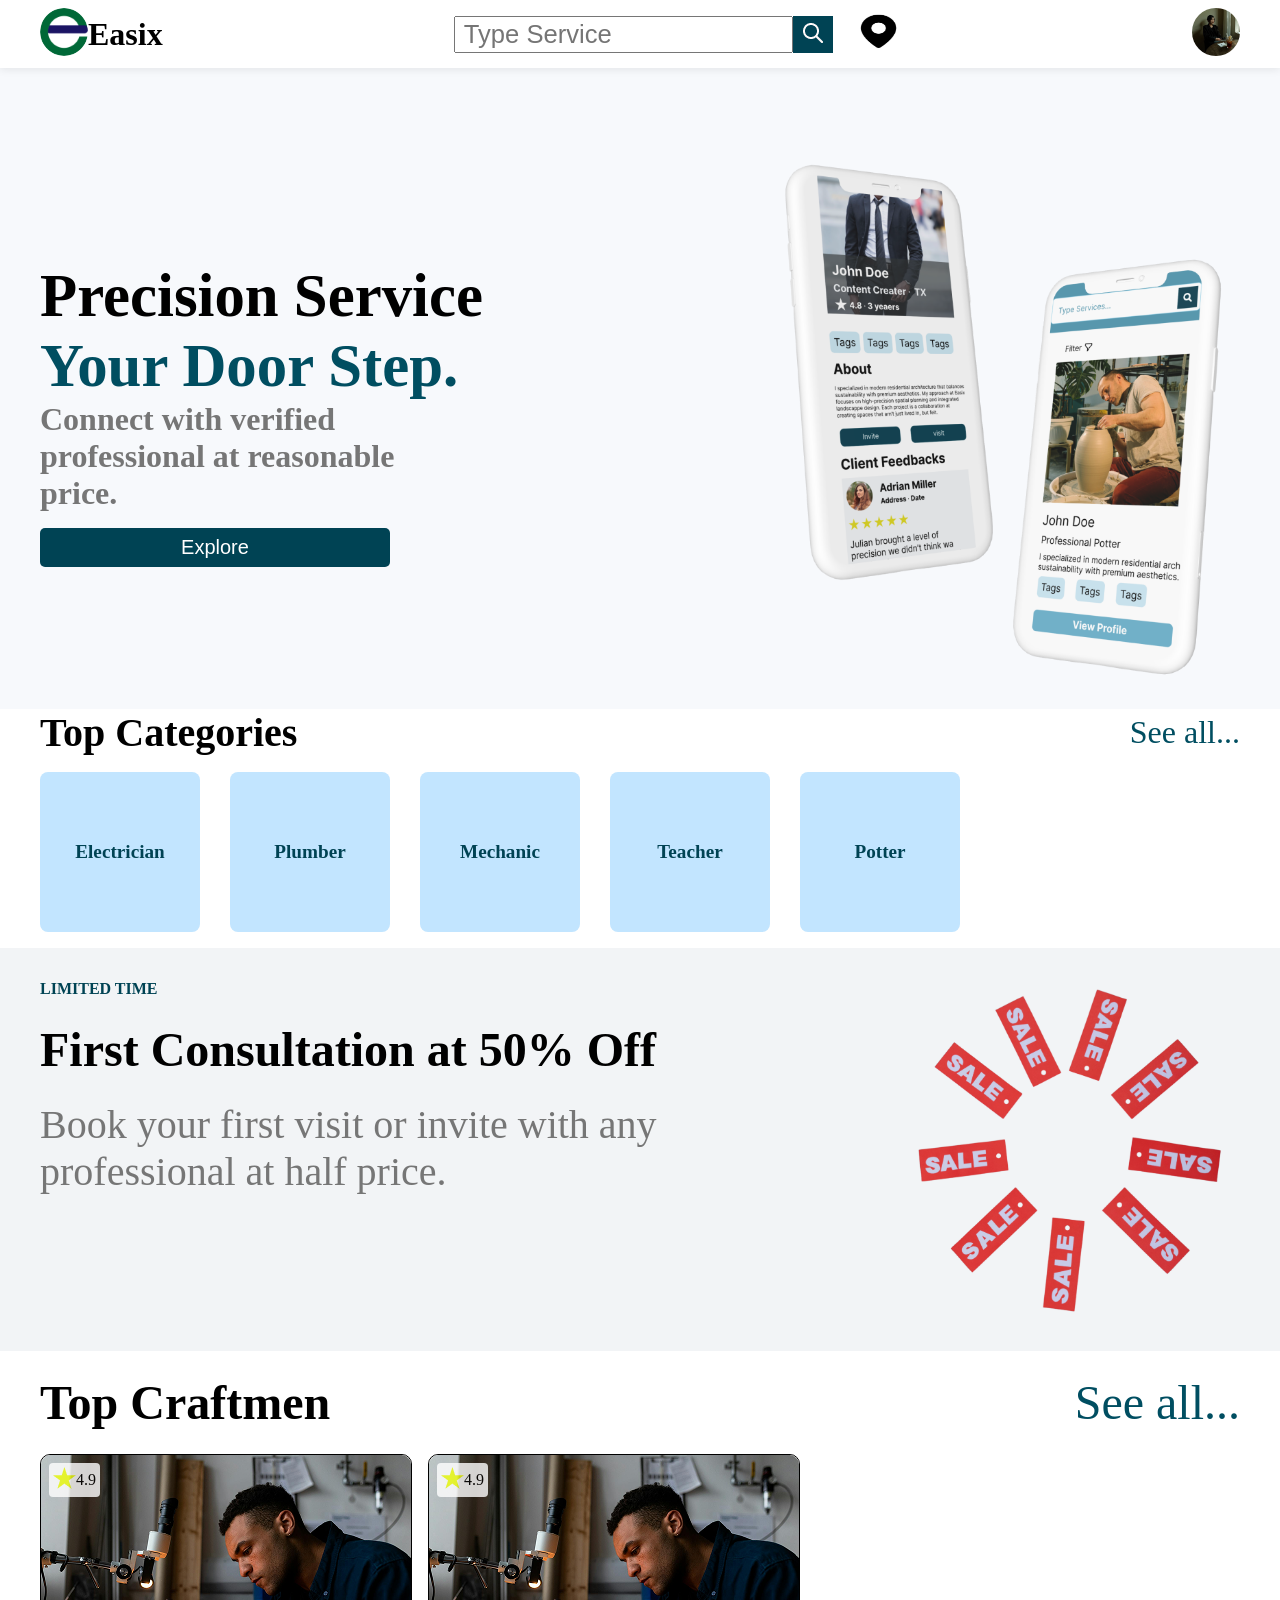
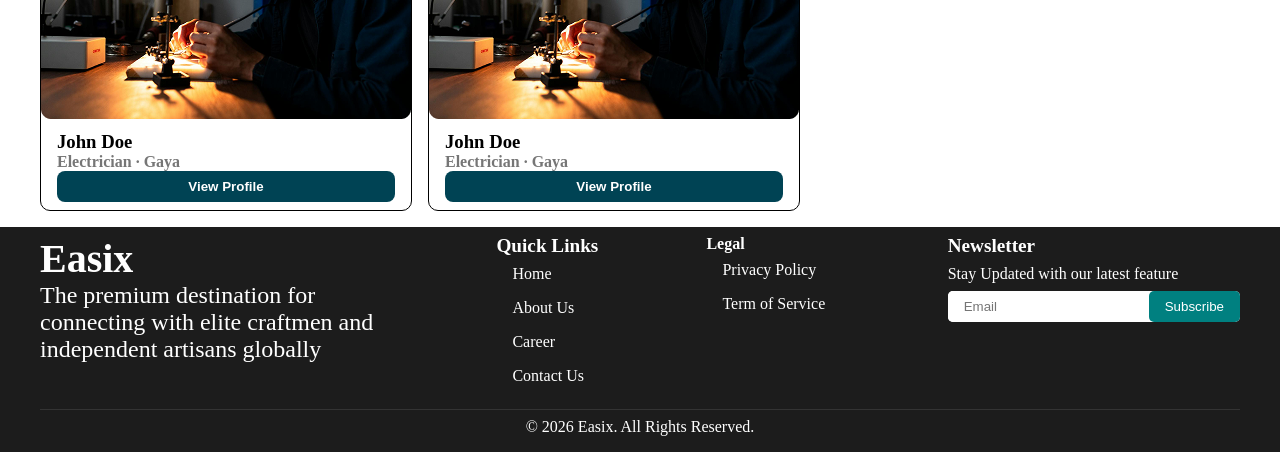
<file: index.html>
<!DOCTYPE html>
<html lang="en">
<head>
    <meta charset="UTF-8">
    <meta name="viewport" content="width=device-width, initial-scale=1.0">
    <title>Home | Easix</title>
    <link rel="stylesheet" href="/styles/index.css">
</head>
<body>
    <header class="header">
        <div class="container1">
            <div class="navbar">
                <div class="logo_title">
                    <div class="logo">
                        <img src="/images/easix.ico" alt="">
                    </div>
                    <div class="title"><h1>Easix</h1></div>
                </div>
                <div class="search_location">
                    <div class="search_form">
                        <input type="text" placeholder="Type Service">
                        <button onclick="window.location.href = '/search.html'"><img src="/images/SearchOutline.png" alt=""></button>
                    </div>
                    <div class="location">
                        <img src="/images/location.png" alt="">
                    </div>
                </div>
                <div class="profile_menu">
                    <div class="profile">
                        <a href="/profile.html"><img src="/images/profile.jpg" alt=""></a>
                    </div>
                </div>
            </div>
        </div>
    </header>
    <div class="hero_section">
        <div class="container1">
            <div class="hero_block">
                <div class="hero_text">
                    <h2>Precision Service <br><span>Your Door Step.</span></h2>
                    <h4>Connect with verified
                        <br>professional at reasonable
                    <br>price.</h4>
                    <div class="explore_button">
                        <button>Explore</button>
                    </div>
                </div>
                <div class="hero_image">
                    <img src="/images/mockup.png" alt="">
                </div>
            </div>
        </div>
    </div>
    <div class="categories">
        <div class="container1">
            <div class="category_title_browse">
                <div class="category_title">
                    <h3>Top Categories</h3>
                </div>
                <div class="browse"><a href="#">See all...</a></div>
            </div>
            <ul class="list">
                <li>Electrician</li>
                <li>Plumber</li>
                <li>Mechanic</li>
                <li>Teacher</li>
                <li>Potter</li>
            </ul>
        </div>
    </div>
    <div class="offer">
        <div class="container1">
            <div class="offer_box_image">
                <div class="offer_box">
                    <h5>LIMITED TIME</h5>
                    <h3>First Consultation at 50% Off</h3>
                    <h4>Book your first visit or invite with any professional at half price.</h4>
                </div>
                <div class="offer_image">
                    <img src="/images/offer.png" alt="">
                </div>
            </div>
        </div>
    </div>
    <div class="top_rated_profile">
        <div class="container1">
            <div class="profile_browse">
                <div class="profile_title">
                    <h3>Top Craftmen</h3>
                    <div class="browse"><a href="#">See all...</a></div>
                </div>
                <div class="profile_detail_container">
                    <div class="profile_card">
                        <div class="rating">
                            <div><img src="/images/Star.png" alt=""></div>
                            <div><p>4.9</p></div> 
                        </div>

                        <div class="profile_image">
                            <img src="/images/top_profile.png" alt="">
                        </div>
                        <div class="profile_text">
                            <h3>John Doe</h3>
                            <h4>Electrician · Gaya</h4>
                            <button>View Profile</button>
                        </div>
                    </div>
                    <div class="profile_card">
                        <div class="rating">
                            <div><img src="/images/Star.png" alt=""></div>
                            <div><p>4.9</p></div> 
                        </div>

                        <div class="profile_image">
                            <img src="/images/top_profile.png" alt="">
                        </div>
                        <div class="profile_text">
                            <h3>John Doe</h3>
                            <h4>Electrician · Gaya</h4>
                            <button>View Profile</button>
                        </div>
                    </div>
                </div>
            </div>
        </div>
    </div>
    <div class="footer_copyright">
        <div class="container1">
            <div class="footer">
                <div class="easix_punch_line">
                    <div class="easix">
                        <h3>Easix</h3>
                    </div>
                    <div class="punch_line">
                        <h5>The premium destination for connecting with elite craftmen and independent artisans globally</h5>
                    </div>
                </div>
                <div class="quick_links">
                    <h5>Quick Links</h5>
                    <ul>
                        <li>Home</li>
                        <li>About Us</li>
                        <li>Career</li>
                        <li>Contact Us</li>
                    </ul>
                </div>
                <div class="privacy_policy">
                    <h5>Legal</h5>
                    <ul>
                        <li>Privacy Policy</li>
                        <li>Term of Service</li>
                    </ul>
                </div>
                <div class="newsletter">
                    <h5>Newsletter</h5>
                    <p>Stay Updated with our latest feature</p>
                    <div class="subscription">
                        <input placeholder="Email" type="text"><button>Subscribe</button>
                    </div>
                </div>
            </div>
            <div class="copyright">
                &copy; 2026 Easix. All Rights Reserved.
            </div>
        </div>
    </div>
</body>
</html>
</file>
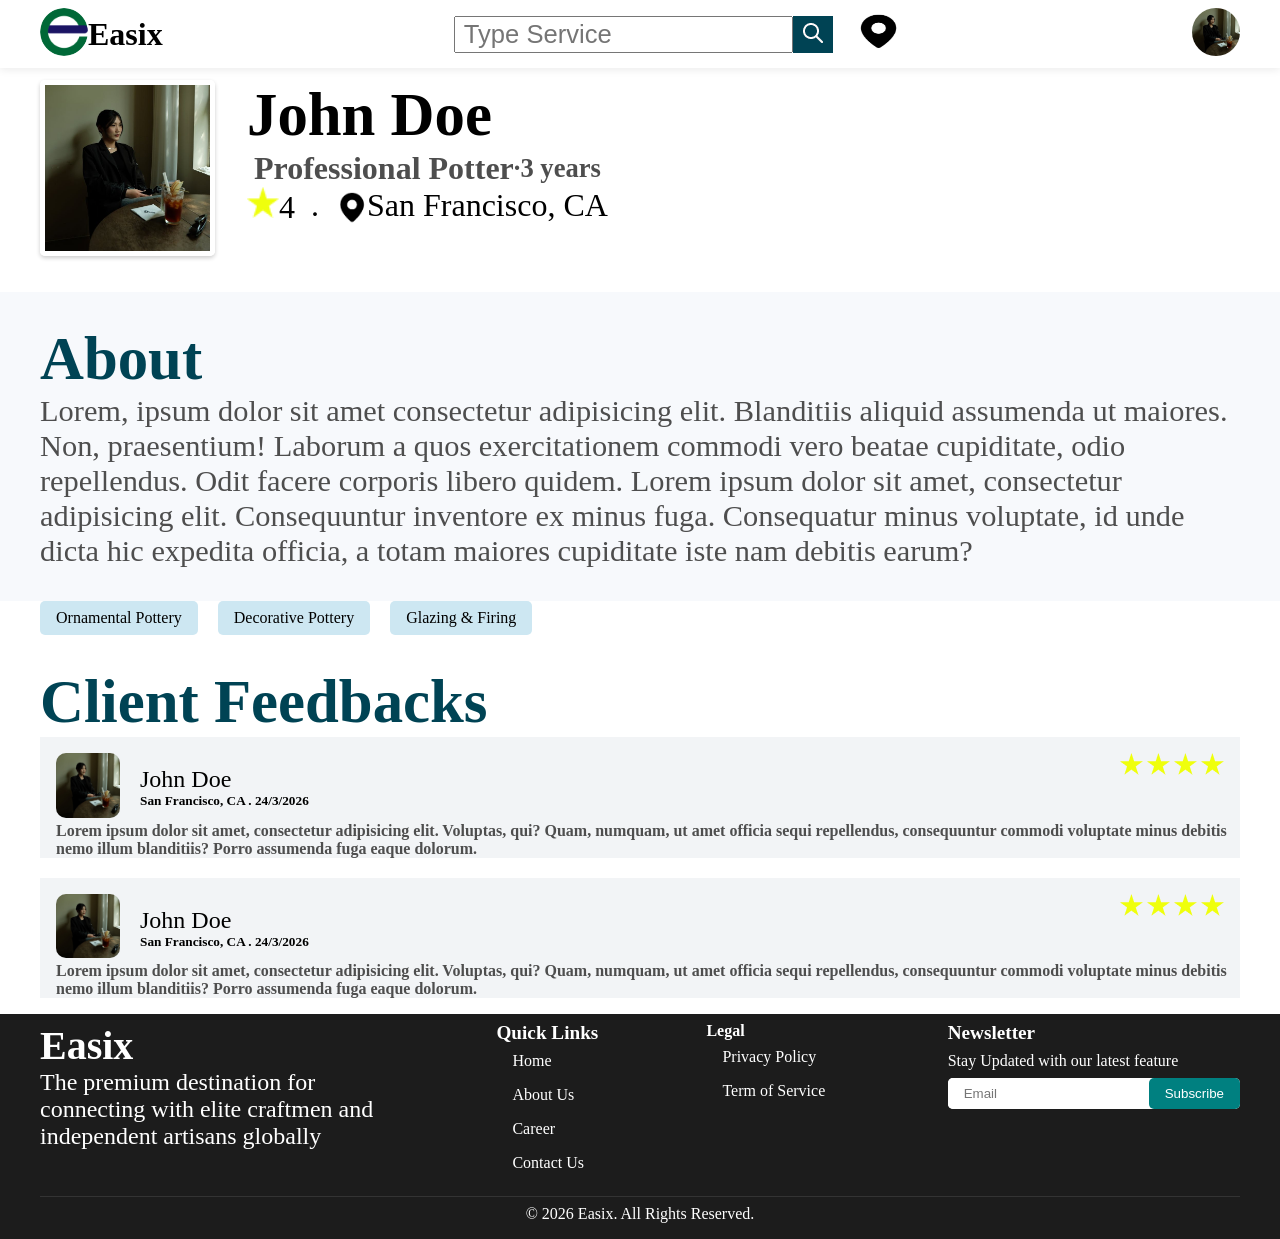
<file: craftmen.html>
<!DOCTYPE html>
<html lang="en">
<head>
    <meta charset="UTF-8">
    <meta name="viewport" content="width=device-width, initial-scale=1.0">
    <title>Craftmen | Easix</title>
    <link rel="stylesheet" href="/styles/craftmen.css">
</head>
<body>
    <header class="header">
        <div class="container1">
            <div class="navbar">
                <div class="logo_title">
                    <div class="logo">
                        <img src="/images/easix.ico" alt="">
                    </div>
                    <div class="title"><h1>Easix</h1></div>
                </div>
                <div class="search_location">
                    <div class="search_form">
                        <input type="text" placeholder="Type Service">
                        <button onclick="window.location.href = '/search.html'"><img src="/images/SearchOutline.png" alt=""></button>
                    </div>
                    <div class="location">
                        <img src="/images/location.png" alt="">
                    </div>
                </div>
                <div class="profile_menu">
                    <div class="profile">
                        <img src="/images/profile.jpg" alt="">
                    </div>
                </div>
            </div>
        </div>
    </header>
    <div class="important_detail">
        <div class="container1">
            <div class="profle_detail_and_image">
                <div class="detail_and_image">
                    <div class="image">
                        <img src="/images/profile.jpg" alt="">
                    </div>
                    <div class="detail">
                        <div class="name">
                            <h2>John Doe</h2>
                        </div>
                        <div class="shop_name_experience">
                            <div class="shop_name">
                                <h4>Professional Potter</h4>
                            </div>
                            <div class="seperator"> <h5>·</h5></div>
                            <div class="experience"><h5>3 years</h5></div>
                        </div>
                        <div class="rating_location">
                            <div class="rating"><img src="/images/Star.png" alt="">4</div>
                            <div class="seperator">.</div>
                            <div class="location">
                                <img src="/images/location.png" alt=""><span>San Francisco, CA</span>
                            </div>
                        </div>
                    </div>
                </div>

            </div>
        </div>
    </div>
    <div class="about">
        <div class="container1">
            <div class="about_title_description">
                <div class="title">
                    <h2>About</h2>
                </div>
                <div class="description">
                    <h4>Lorem, ipsum dolor sit amet consectetur adipisicing elit. Blanditiis aliquid assumenda ut maiores. Non, praesentium! Laborum a quos exercitationem commodi vero beatae cupiditate, odio repellendus. Odit facere corporis libero quidem. Lorem ipsum dolor sit amet, consectetur adipisicing elit. Consequuntur inventore ex minus fuga. Consequatur minus voluptate, id unde dicta hic expedita officia, a totam maiores cupiditate iste nam debitis earum?</h4>
                </div>
            </div>
        </div>
    </div>
    <div class="tags">
        <div class="container1">
            <div class="tag_list">
                <div class="tag_container">
                    <div class="tag">
                        <p>Ornamental Pottery</p>
                    </div>
                    <div class="tag">
                        <p>Decorative Pottery</p>
                    </div>
                    <div class="tag">
                        <p>Glazing &amp; Firing</p>
                    </div>
                </div>
            </div>
        </div>
    </div>
    <div class="client_feedback">
        <div class="container1">
            <div class="feedback_container">
                <div class="title">
                    <h2>Client Feedbacks</h2>
                </div>
                <div class="feedback_list">
                    <div class="feedback">
                        <div class="feedback_brief">
                            <div class="image_name_location_date">
                                <div class="image">
                                    <img src="/images/profile.jpg" alt="">
                                </div>
                                <div class="name_location_date">
                                    <h4>John Doe</h4>
                                    <h5>San Francisco, CA . 24/3/2026</h5>
                                </div>
                            </div>
                            <div class="rating">
                                <img src="/images/Star.png" alt="">
                                <img src="/images/Star.png" alt="">
                                <img src="/images/Star.png" alt="">
                                <img src="/images/Star.png" alt="">
                            </div>
                        </div>
                        <div class="feedback_detail">
                            <h4>
                                Lorem ipsum dolor sit amet, consectetur adipisicing elit. Voluptas, qui? Quam, numquam, ut amet officia sequi repellendus, consequuntur commodi voluptate minus debitis nemo illum blanditiis? Porro assumenda fuga eaque dolorum.
                            </h4>
                        </div>
                    </div>
                    <div class="feedback">
                        <div class="feedback_brief">
                            <div class="image_name_location_date">
                                <div class="image">
                                    <img src="/images/profile.jpg" alt="">
                                </div>
                                <div class="name_location_date">
                                    <h4>John Doe</h4>
                                    <h5>San Francisco, CA . 24/3/2026</h5>
                                </div>
                            </div>
                            <div class="rating">
                                <img src="/images/Star.png" alt="">
                                <img src="/images/Star.png" alt="">
                                <img src="/images/Star.png" alt="">
                                <img src="/images/Star.png" alt="">
                            </div>
                        </div>
                        <div class="feedback_detail">
                            <h4>
                                Lorem ipsum dolor sit amet, consectetur adipisicing elit. Voluptas, qui? Quam, numquam, ut amet officia sequi repellendus, consequuntur commodi voluptate minus debitis nemo illum blanditiis? Porro assumenda fuga eaque dolorum.
                            </h4>
                        </div>
                    </div>
                </div>
            </div>
        </div>
    </div>
    <div class="footer_copyright">
        <div class="container1">
            <div class="footer">
                <div class="easix_punch_line">
                    <div class="easix">
                        <h3>Easix</h3>
                    </div>
                    <div class="punch_line">
                        <h5>The premium destination for connecting with elite craftmen and independent artisans globally</h5>
                    </div>
                </div>
                <div class="quick_links">
                    <h5>Quick Links</h5>
                    <ul>
                        <li>Home</li>
                        <li>About Us</li>
                        <li>Career</li>
                        <li>Contact Us</li>
                    </ul>
                </div>
                <div class="privacy_policy">
                    <h5>Legal</h5>
                    <ul>
                        <li>Privacy Policy</li>
                        <li>Term of Service</li>
                    </ul>
                </div>
                <div class="newsletter">
                    <h5>Newsletter</h5>
                    <p>Stay Updated with our latest feature</p>
                    <div class="subscription">
                        <input placeholder="Email" type="text"><button>Subscribe</button>
                    </div>
                </div>
            </div>
            <div class="copyright">
                &copy; 2026 Easix. All Rights Reserved.
            </div>
        </div>
    </div>

</body>
</html>
</file>
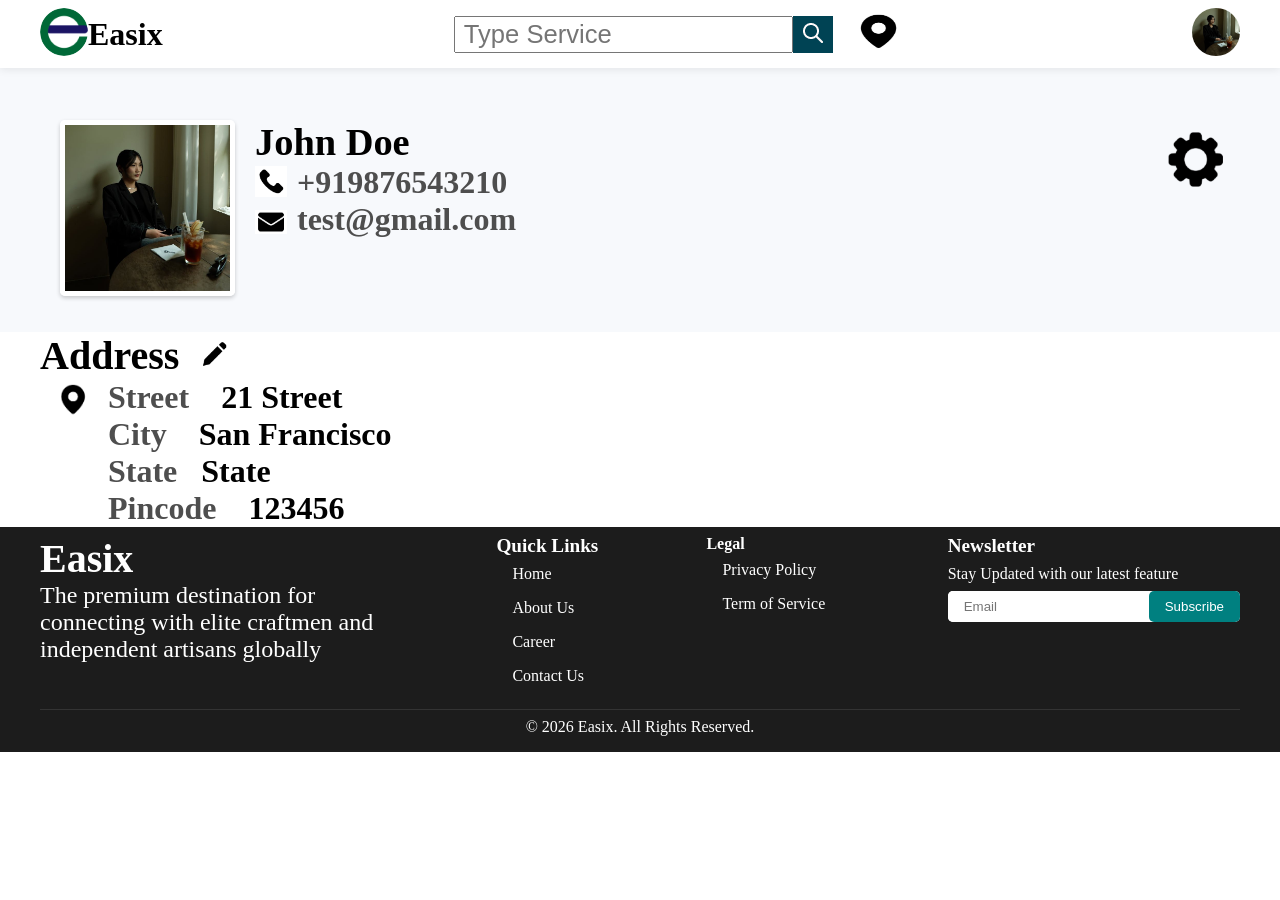
<file: profile.html>
<!DOCTYPE html>
<html lang="en">
<head>
    <meta charset="UTF-8">
    <meta name="viewport" content="width=device-width, initial-scale=1.0">
    <title>Profile | Easix</title>
    <link rel="stylesheet" href="/styles/profile.css">
</head>
<body>
    <header class="header">
        <div class="container1">
            <div class="navbar">
                <div class="logo_title">
                    <div class="logo">
                        <img src="/images/easix.ico" alt="">
                    </div>
                    <div class="title"><h1>Easix</h1></div>
                </div>
                <div class="search_location">
                    <div class="search_form">
                        <input type="text" placeholder="Type Service">
                        <button onclick="window.location.href = '/search.html'"><img src="/images/SearchOutline.png" alt=""></button>
                    </div>
                    <div class="location">
                        <img src="/images/location.png" alt="">
                    </div>
                </div>
                <div class="profile_menu">
                    <div class="profile">
                        <img src="/images/profile.jpg" alt="">
                    </div>
                </div>
            </div>
        </div>
    </header>
    <section class="profile_quick_detail">
        <div class="container1">
            <div class="profile_image_quick_detail">
                <div class="setting_image">
                    <img src="/images/setting.png" alt="">
                </div>
                <div class="profile_image">
                    <img src="/images/profile.jpg" alt="">
                </div>
                <div class="quick_detail">
                    <div class="name">
                        <h2>John Doe</h2>
                    </div>
                    <div class="phone">
                        <div class="phone_icon"><img src="/images/phone.png" alt=""></div>
                        <h4>+919876543210</h4>
                    </div>
                    <div class="email">
                        <div class="email_icon"><img src="/images/email.png" alt=""></div>
                        <h4>test@gmail.com</h4>
                    </div>
                </div>
            </div>
        </div>
    </section>
    <section class="address_block">
        <div class="container1">
            <div class="address_detail">
                <div class="address">
                    <h3>Address</h3>
                    <div class="image">
                        <a href="/profile_edit.html"><img src="/images/edit.png" alt=""></a>
                    </div>
                </div>
                <div class="image_detail">
                    <div class="image"><img src="/images/location.png" alt=""></div>
                    <div class="detail">
                        <h4><span>Street</span> 21 Street</h4>
                        <h4><span>City</span> San Francisco</h4>
                        <h4><span>State</span>State</h4>
                        <h4><span>Pincode</span> 123456</h4>
                    </div>
                </div>
            </div>
        </div>
    </section>
    <div class="footer_copyright">
        <div class="container1">
            <div class="footer">
                <div class="easix_punch_line">
                    <div class="easix">
                        <h3>Easix</h3>
                    </div>
                    <div class="punch_line">
                        <h5>The premium destination for connecting with elite craftmen and independent artisans globally</h5>
                    </div>
                </div>
                <div class="quick_links">
                    <h5>Quick Links</h5>
                    <ul>
                        <li>Home</li>
                        <li>About Us</li>
                        <li>Career</li>
                        <li>Contact Us</li>
                    </ul>
                </div>
                <div class="privacy_policy">
                    <h5>Legal</h5>
                    <ul>
                        <li>Privacy Policy</li>
                        <li>Term of Service</li>
                    </ul>
                </div>
                <div class="newsletter">
                    <h5>Newsletter</h5>
                    <p>Stay Updated with our latest feature</p>
                    <div class="subscription">
                        <input placeholder="Email" type="text"><button>Subscribe</button>
                    </div>
                </div>
            </div>
            <div class="copyright">
                &copy; 2026 Easix. All Rights Reserved.
            </div>
        </div>
    </div>
</body>
</html>
</file>
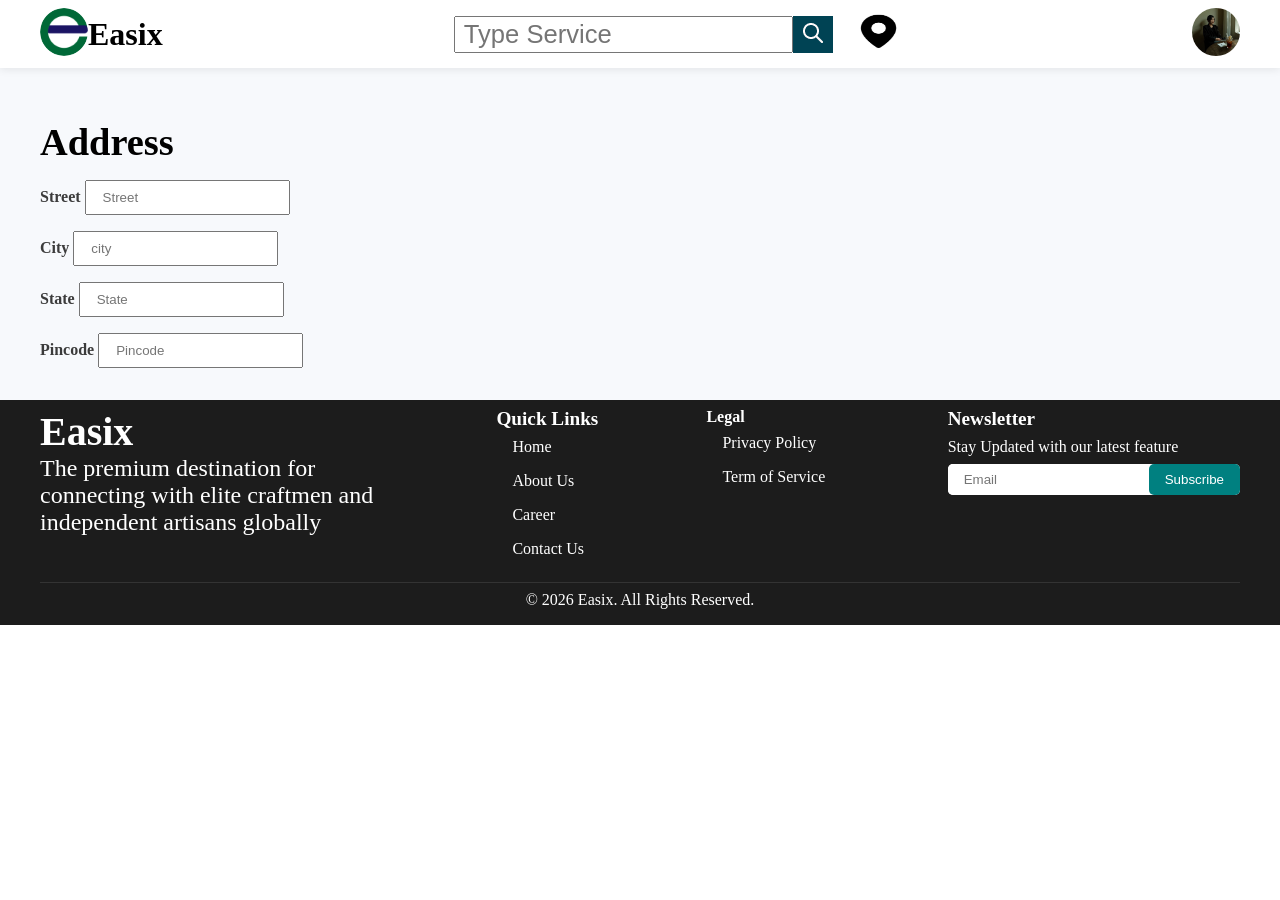
<file: profile_edit.html>
<!DOCTYPE html>
<html lang="en">
<head>
    <meta charset="UTF-8">
    <meta name="viewport" content="width=device-width, initial-scale=1.0">
    <title>Edit | Easix</title>
    <link rel="stylesheet" href="/styles/profile_edit.css">
</head>
<body>
    <header class="header">
        <div class="container1">
            <div class="navbar">
                <div class="logo_title">
                    <div class="logo">
                        <img src="/images/easix.ico" alt="">
                    </div>
                    <div class="title"><h1>Easix</h1></div>
                </div>
                <div class="search_location">
                    <div class="search_form">
                        <input type="text" placeholder="Type Service">
                        <button onclick="window.location.href = '/search.html'"><img src="/images/SearchOutline.png" alt=""></button>
                    </div>
                    <div class="location">
                        <img src="/images/location.png" alt="">
                    </div>
                </div>
                <div class="profile_menu">
                    <div class="profile">
                        <a href="/profile.html"><img src="/images/profile.jpg" alt=""></a>
                    </div>
                </div>
            </div>
        </div>
    </header>
    <section class="edit">
        <div class="container1">
            <div class="address">
                <h2>Address</h2>
                <div class="street_edit">
                    <label for="street">Street</label>
                    <input type="text" placeholder="Street">
                </div>
                <div class="city">
                    <label for="city">City</label>
                    <input type="text" placeholder="city">
                </div>
                <div class="state">
                    <label for="state">State</label>
                    <input type="text" placeholder="State">
                </div>
                <div class="pincode">
                    <label for="pincode">Pincode</label>
                    <input type="text" placeholder="Pincode">
                </div>
            </div>
        </div>
    </section>
    <div class="footer_copyright">
        <div class="container1">
            <div class="footer">
                <div class="easix_punch_line">
                    <div class="easix">
                        <h3>Easix</h3>
                    </div>
                    <div class="punch_line">
                        <h5>The premium destination for connecting with elite craftmen and independent artisans globally</h5>
                    </div>
                </div>
                <div class="quick_links">
                    <h5>Quick Links</h5>
                    <ul>
                        <li>Home</li>
                        <li>About Us</li>
                        <li>Career</li>
                        <li>Contact Us</li>
                    </ul>
                </div>
                <div class="privacy_policy">
                    <h5>Legal</h5>
                    <ul>
                        <li>Privacy Policy</li>
                        <li>Term of Service</li>
                    </ul>
                </div>
                <div class="newsletter">
                    <h5>Newsletter</h5>
                    <p>Stay Updated with our latest feature</p>
                    <div class="subscription">
                        <input placeholder="Email" type="text"><button>Subscribe</button>
                    </div>
                </div>
            </div>
            <div class="copyright">
                &copy; 2026 Easix. All Rights Reserved.
            </div>
        </div>
    </div>
</body>
</html>
</file>
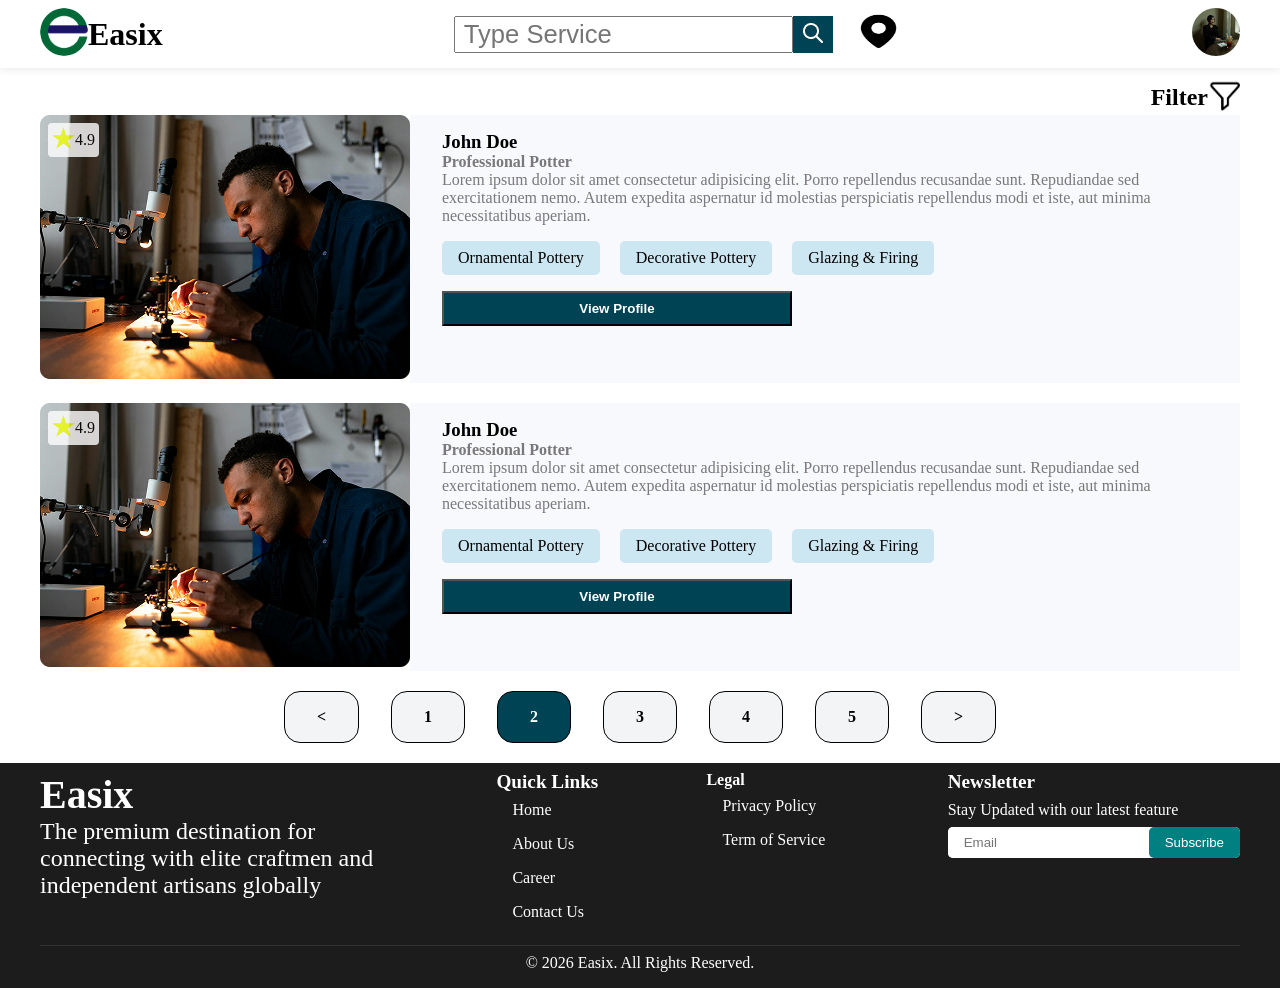
<file: search.html>
<!DOCTYPE html>
<html lang="en">
<head>
    <meta charset="UTF-8">
    <meta name="viewport" content="width=device-width, initial-scale=1.0">
    <title>Search | Easix</title>
    <link rel="stylesheet" href="/styles/search.css">
</head>
<body>
    <header class="header">
        <div class="container1">
            <div class="navbar">
                <div class="logo_title">
                    <div class="logo">
                        <img src="/images/easix.ico" alt="">
                    </div>
                    <div class="title"><h1>Easix</h1></div>
                </div>
                <div class="search_location">
                    <div class="search_form">
                        <input type="text" placeholder="Type Service">
                        <button onclick="window.location.href = '/search.html'"><img src="/images/SearchOutline.png" alt=""></button>
                    </div>
                    <div class="location">
                        <img src="/images/location.png" alt="">
                    </div>
                </div>
                <div class="profile_menu">
                    <div class="profile">
                        <img src="/images/profile.jpg" alt="">
                    </div>
                </div>
            </div>
        </div>
    </header>
    <section class="filter">
            <div class="container1">
                <div class="filter_container">
                    <div>
                        <h2>Filter</h2>
                    </div>
                    <div><img src="/images/filter.png" alt=""></div>
                </div>
            </div>
    </section>
    <section class="list_container">
        <div class="container1">
            <div class="card_container">
                <div class="card">
                    <div class="image_rating">
                        <div class="image">
                            <img src="/images/top_profile.png" alt="">
                        </div>
                        <div class="rating">
                            <div><img src="/images/Star.png" alt=""></div>
                            <div><p>4.9</p></div> 
                        </div>
                    </div>
                    <div class="brief">
                        <div class="name">
                            <h3>John Doe</h3>
                        </div>
                        <div class="shop_name">
                            <h4>Professional Potter</h4>
                        </div>
                        <div class="about">
                            <p>Lorem ipsum dolor sit amet consectetur adipisicing elit. Porro repellendus recusandae sunt. Repudiandae sed exercitationem nemo. Autem expedita aspernatur id molestias perspiciatis repellendus modi et iste, aut minima necessitatibus aperiam.</p>
                        </div>
                        <div class="tag_container">
                            <div class="tag">
                                <p>Ornamental Pottery</p>
                            </div>
                            <div class="tag">
                                <p>Decorative Pottery</p>
                            </div>
                            <div class="tag">
                                <p>Glazing &amp; Firing</p>
                            </div>
                        </div>
                        <div class="view_profile_button">
                            <button onclick="window.location.href='/craftmen.html'">View Profile</button>
                        </div>
                    </div>
                </div>
                <div class="card">
                    <div class="image_rating">
                        <div class="image">
                            <img src="/images/top_profile.png" alt="">
                        </div>
                        <div class="rating">
                            <div><img src="/images/Star.png" alt=""></div>
                            <div><p>4.9</p></div> 
                        </div>
                    </div>
                    <div class="brief">
                        <div class="name">
                            <h3>John Doe</h3>
                        </div>
                        <div class="shop_name">
                            <h4>Professional Potter</h4>
                        </div>
                        <div class="about">
                            <p>Lorem ipsum dolor sit amet consectetur adipisicing elit. Porro repellendus recusandae sunt. Repudiandae sed exercitationem nemo. Autem expedita aspernatur id molestias perspiciatis repellendus modi et iste, aut minima necessitatibus aperiam.</p>
                        </div>
                        <div class="tag_container">
                            <div class="tag">
                                <p>Ornamental Pottery</p>
                            </div>
                            <div class="tag">
                                <p>Decorative Pottery</p>
                            </div>
                            <div class="tag">
                                <p>Glazing &amp; Firing</p>
                            </div>
                        </div>
                        <div class="view_profile_button">
                            <button onclick="window.location.href='/craftmen.html'">View Profile</button>
                        </div>
                    </div>
                </div>
            </div>
        </div>
    </section>
    <section class="pagination">
        <div class="container1">
            <ul class="page_container">
                <li class="page">&lt;</li>
                <li class="page">1</li>
                <li class="page active">2</li>
                <li class="page">3</li>
                <li class="page">4</li>
                <li class="page">5</li>
                <li class="page">&gt;</li>
            </ul>
        </div>
    </section>
    <div class="footer_copyright">
        <div class="container1">
            <div class="footer">
                <div class="easix_punch_line">
                    <div class="easix">
                        <h3>Easix</h3>
                    </div>
                    <div class="punch_line">
                        <h5>The premium destination for connecting with elite craftmen and independent artisans globally</h5>
                    </div>
                </div>
                <div class="quick_links">
                    <h5>Quick Links</h5>
                    <ul>
                        <li>Home</li>
                        <li>About Us</li>
                        <li>Career</li>
                        <li>Contact Us</li>
                    </ul>
                </div>
                <div class="privacy_policy">
                    <h5>Legal</h5>
                    <ul>
                        <li>Privacy Policy</li>
                        <li>Term of Service</li>
                    </ul>
                </div>
                <div class="newsletter">
                    <h5>Newsletter</h5>
                    <p>Stay Updated with our latest feature</p>
                    <div class="subscription">
                        <input placeholder="Email" type="text"><button>Subscribe</button>
                    </div>
                </div>
            </div>
            <div class="copyright">
                &copy; 2026 Easix. All Rights Reserved.
            </div>
        </div>
    </div>
</body>
</html>
</file>
<file: styles/index.css>
/* resetting */
*{
    margin: 0;
    padding: 0;
    box-sizing: border-box;
}
ul li{
    list-style: none;
}

a{
    text-decoration: none;
    color: #004E61;
}
/*
header
*/

.header {
    position: fixed;
    width: 100%;
    top: 0;
    left: 0;
    z-index: 1000;
    background: #ffffff;
    box-shadow: 0 2px 8px rgba(0,0,0,0.08);
    transition: all 0.3s ease;

}
.container1{
    max-width: 1240px;
    padding: 0px 20px;
    margin: 0px auto;
}
.navbar{
    padding: 8px 0px;
    display: flex;
    justify-content: space-between;
    align-items: center;
}
.navbar .logo_title{
    display: flex;
    justify-content: start;
    align-items: center;
}
.navbar .logo_title .logo img{
    width: 48px;
    border-radius: 50%;
}
.navbar .logo_title .logo {

}
.profile_menu .profile img{
    width: 48px;
    border-radius: 50%;
}
.search_location {
    display: flex;
    justify-content: center;
    align-items: center;
    gap: 20px;
    flex-basis: 50%;
}
.search_location .location img {
    width: 48px;
    aspect-ratio: 1/1;
}
.search_location .search_form{
    display: flex;
    justify-content: start;
    align-items: stretch;
}
.search_location .search_form input{
    flex-basis: 80%;
    padding: 2px 8px;
    font-size: clamp(0.5rem, 2vw, 2rem);
}
.search_location .search_form button{
    padding: 4px 8px;
    background-color: #004354;
    color: black;
    border: none;
}
.search_location .search_form button:hover{
    cursor: pointer;
}
/* 
hero section
*/
.hero_section{
    padding-top: 120px;
    background-color: #f7f9fc;
}
.hero_section .hero_block{
    display: flex;
    justify-content: space-between;
    align-items: center;
}
.hero_section .hero_text h2{
    font-size: clamp(2.5rem, 5vw, 3.8rem);
}
.hero_section .hero_text h4{
    font-size: clamp(1rem, 2.5vw, 2.5rem);
    color: #767676;
}
.hero_section .hero_text span{
    color: #004E61;
}


.hero_section .hero_text .explore_button button{
    margin-top: 16px;
    background-color: #004354;
    padding: 8px 8px;
    width: 350px;
    color: white;
    font-size: 20px;
    border: none;
    border-radius: 5px;
}
.hero_section .hero_text .explore_button button:hover{
    cursor: pointer;
}
.hero_section .hero_image img{
    width: 480px;
}




/* categories */
.categories .category_title_browse {
    display: flex;
    justify-content: space-between;
    align-items: center;
}

.categories .category_title_browse .category_title h3{
    font-size: clamp(2.5rem, 3vw, 3.2rem);

}
.categories .category_title_browse .browse {
    font-size: clamp(2.0rem, 2vw, 2.8rem);
    color: #004E61;
}
.categories ul.list{
    padding: 16px 0px;
    display: flex;
    flex-direction: row;
    justify-content: start;
    align-items: center;
    gap: 30px;
}

.categories ul.list li{
    width: 160px;
    aspect-ratio: 1/1;
    display: flex;
    flex-direction: row;
    justify-content: center;
    align-items: center;
    background-color: #c2e5ff;
    color: #004354;
    font-size: 1.2rem;
    font-weight: bold;
    border-radius: 8px;
}
/* offer */
.offer {
    background-color: #F2F4F6;
}
.offer_box_image{
    display: flex;
    justify-content: space-between;
    align-items: start;
    padding: 32px 0px;
}
.offer_box_image .offer_box{
    flex-basis: 60%;
    max-width: 768px;
}
.offer_box_image .offer_box h5{
    color: #004354;
    font-size: 16px;
}
.offer_box_image .offer_box h3{
    padding: 24px 0px;
    font-size: clamp(2.2rem, 4vw , 3rem);
}
.offer_box_image .offer_box h4{
    font-size: clamp(2rem, 3.5vw , 2.5rem);
    font-weight: normal;
    color: #767676;
}
.offer_box_image .offer_image img{
    width: 350px;
    mix-blend-mode: multiply;
}

/* profile card */

.profile_browse .profile_title h3{
    padding: 24px 0px;
    font-size: clamp(2.2rem, 4vw , 3rem);
}
.profile_browse .profile_title .browse {
    font-size: clamp(2.2rem, 4vw , 3rem);
    color: #004E61;
}
.profile_browse .profile_title{
    display: flex;
    justify-content: space-between;
    align-items: center;
}
.profile_browse .profile_detail_container{
    display: flex;
    justify-content: start;
    align-items: start;
    gap: 16px;
}
.profile_browse .profile_detail_container .profile_card{
    margin-bottom: 16px;
    display: flex;
    position: relative;
    flex-direction: column;
    justify-content: start;
    align-items: stretch;
    border: 1px solid black;
    border-radius: 10px;
}
.profile_browse .profile_detail_container .profile_card .rating{
    background-color: white;
    position: absolute;
    top: 8px;
    left: 8px;
    padding: 4px 4px;
    border-radius: 4px;
    opacity: 0.8;
    display: flex;
    justify-content: center;
    align-items: center;
}

.profile_browse .profile_detail_container .profile_card .profile_text{
    padding: 8px 16px;
}
.profile_browse .profile_detail_container .profile_card .profile_text h4{
    color: #767676;
}
.profile_browse .profile_detail_container .profile_card .profile_text button{
    padding: 8px 16px;
    color: white;
    font-weight: bold;
    background-color: #004354;
    width: 100%;
    border: none;
    border-radius: 8px;
}
/* footer */

.footer_copyright{
    background-color: #1c1c1c;
    color: white;
    padding: 8px 16px;
}
.footer_copyright .footer{
    display: flex;
    justify-content: space-between;
    align-items: start;
    margin-bottom: 16px;
}
.footer_copyright .footer .easix_punch_line {
    flex-basis: 350px;
}
.footer_copyright .footer .easix_punch_line h3{
    font-size: clamp(2.5rem, 3vw, 3.2rem);
}
.footer_copyright .footer .easix_punch_line h5{
    font-size: clamp(1.5rem, 1.5vw, 1.8rem);
    font-weight: normal;
}
.footer_copyright .footer .quick_links h5{
    font-size: 1.2rem;
}
.footer_copyright .footer .quick_links li{
    padding: 8px 16px;
    font-size: 16px;
    font-weight: normal;
}
.footer_copyright .footer .privacy_policy h5{
    font-size: 1rem;
}
.footer_copyright .footer .privacy_policy li{
    padding: 8px 16px;
    font-size: 16px;
}
.footer_copyright .footer .newsletter h5{
    font-size: 1.2rem;
}

.footer_copyright .footer .newsletter p{
    margin-block: 8px 8px;
}



.footer_copyright .footer .newsletter .subscription{
    display: flex;
    justify-content: center;
    align-items: center;
    background-color: #fff;
    border-radius: 5px;
}

.footer_copyright .footer .newsletter .subscription input,.footer_copyright .footer .newsletter .subscription button {
    padding: 8px 16px;
    border: none;
    border-radius: 5px;
    outline: none;
}
.footer_copyright .footer .newsletter .subscription button {
    background-color: teal;
    color: #fff;
    flex-basis: 30%;
}
.footer_copyright .copyright{
    border-top: 1px solid rgba(255, 255, 255, 0.1);
    text-align: center;
    padding: 8px 16px;
}
</file>
<file: styles/craftmen.css>
/* resetting */
*{
    margin: 0;
    padding: 0;
    box-sizing: border-box;
}
ul li{
    list-style: none;
}

a{
    text-decoration: none;
    color: #004E61;
}

/*
header
*/

.header {
    position: fixed;
    width: 100%;
    top: 0;
    left: 0;
    z-index: 1000;
    background: #ffffff;
    box-shadow: 0 2px 8px rgba(0,0,0,0.08);
    transition: all 0.3s ease;

}
.container1{
    max-width: 1240px;
    padding: 0px 20px;
    margin: 0px auto;
}
.navbar{
    padding: 8px 0px;
    display: flex;
    justify-content: space-between;
    align-items: center;
}
.navbar .logo_title{
    display: flex;
    justify-content: start;
    align-items: center;
}
.navbar .logo_title .logo img{
    width: 48px;
    border-radius: 50%;
}

.profile_menu .profile img{
    width: 48px;
    border-radius: 50%;
}
.search_location {
    display: flex;
    justify-content: center;
    align-items: center;
    gap: 20px;
    flex-basis: 50%;
}
.search_location .location img {
    width: 48px;
    aspect-ratio: 1/1;
}
.search_location .search_form{
    display: flex;
    justify-content: start;
    align-items: stretch;
}
.search_location .search_form input{
    flex-basis: 80%;
    padding: 2px 8px;
    font-size: clamp(0.5rem, 2vw, 2rem);
}
.search_location .search_form button{
    padding: 4px 8px;
    background-color: #004354;
    color: black;
    border: none;
}
.search_location .search_form button:hover{
    cursor: pointer;
}
/* quick detail */
.profle_detail_and_image .detail_and_image{
    margin-top: 80px;
    display: flex;
    justify-content: start;
    align-items: start;
    gap: 32px;
}
.profle_detail_and_image .detail_and_image .image img{
    width: 175px;
    border-radius: 5px;
    border: 5px solid white;
    box-shadow: 0px 2px 4px rgba(0,0,0,0.2);
}
.profle_detail_and_image .detail_and_image .detail .name h2{

    font-size: clamp(2.5rem, 5vw, 3.8rem);
}
.profle_detail_and_image .detail_and_image .detail .shop_name_experience {
    display: flex;
    justify-content: center;
    align-items: center;
    font-size: clamp(1rem, 2.5vw, 2.5rem);
    color: #4e4e4e;
}
.profle_detail_and_image .detail_and_image .detail .rating_location {
    font-size: 32px;
    display: flex;
    gap: 16px
}
.profle_detail_and_image .detail_and_image .detail .rating_location img{
    width: 32px
}
.profle_detail_and_image .detail_and_image .detail .rating_location .location span{
    vertical-align: top;
}

/* about */

.about {
    margin-top: 32px;
    background-color: #f7f9fc;
}
.about .about_title_description {
    padding: 32px 0px;
}
.about .about_title_description h2{
    font-size: clamp(2.5rem, 5vw, 3.8rem);
    color: #004354;

}
.about .about_title_description h4{
    font-size: clamp(1.5rem, 2.5vw, 1.9rem);
    color: #4e4e4e;
    font-weight: normal;

}

/* tags */

.tags .tag_container{
    margin-bottom: 32px;
    display: flex;
    flex-wrap: wrap;
    justify-content: start;
    align-items: center;
    gap: 20px;
}
.tags .tag_container .tag{
    background-color: #CDE7F2;
    border-radius: 5px;
    padding: 8px 16px;
} 

/* feedback */
.client_feedback .feedback_container .feedback_list{
    display: flex;
    flex-direction: column;
    justify-content: space-between;
    align-items: start;
    gap: 20px;
    margin-bottom: 16px;
}
.client_feedback .feedback_container h2{
    font-size: clamp(2.5rem, 5vw, 3.8rem);
    color: #004354;
}

.client_feedback .feedback_container .feedback_list .feedback_brief{
    display: flex;
    justify-content: space-between;
    align-items: start;
    gap: 20px;
    width: 100%;
    padding-top: 16px;
    padding-inline: 16px;
    background-color: #f2f4f6;
}
.client_feedback .feedback_container .feedback_list .feedback_brief .image_name_location_date{
    display: flex;
    justify-content: start;
    align-items: center;
    gap: 20px;
}
.client_feedback .feedback_container .feedback_list .feedback_brief h4{
    font-size: 24px;
    font-weight: normal;    
}
.client_feedback .feedback_container .feedback_list .feedback_detail{
    padding-top: 0px;
    padding-left: 16px;
    background-color: #f2f4f6;
}

.client_feedback .feedback_container .feedback_list .feedback_detail h4{
    color: #4e4e4e;
}
.client_feedback .feedback_container .feedback_list .image_name_location_date img{
    width: 64px;
    border-radius: 10px;
}
.feedback_list .image_name_location_date{
    display: flex;
}


/* footer */

.footer_copyright{
    background-color: #1c1c1c;
    color: white;
    padding: 8px 16px;
}
.footer_copyright .footer{
    display: flex;
    justify-content: space-between;
    align-items: start;
    margin-bottom: 16px;
}
.footer_copyright .footer .easix_punch_line {
    flex-basis: 350px;
}
.footer_copyright .footer .easix_punch_line h3{
    font-size: clamp(2.5rem, 3vw, 3.2rem);
}
.footer_copyright .footer .easix_punch_line h5{
    font-size: clamp(1.5rem, 1.5vw, 1.8rem);
    font-weight: normal;
}
.footer_copyright .footer .quick_links h5{
    font-size: 1.2rem;
}
.footer_copyright .footer .quick_links li{
    padding: 8px 16px;
    font-size: 16px;
    font-weight: normal;
}
.footer_copyright .footer .privacy_policy h5{
    font-size: 1rem;
}
.footer_copyright .footer .privacy_policy li{
    padding: 8px 16px;
    font-size: 16px;
}
.footer_copyright .footer .newsletter h5{
    font-size: 1.2rem;
}

.footer_copyright .footer .newsletter p{
    margin-block: 8px 8px;
}



.footer_copyright .footer .newsletter .subscription{
    display: flex;
    justify-content: center;
    align-items: center;
    background-color: #fff;
    border-radius: 5px;
}

.footer_copyright .footer .newsletter .subscription input,.footer_copyright .footer .newsletter .subscription button {
    padding: 8px 16px;
    border: none;
    border-radius: 5px;
    outline: none;
}
.footer_copyright .footer .newsletter .subscription button {
    background-color: teal;
    color: #fff;
    flex-basis: 30%;
}
.footer_copyright .copyright{
    border-top: 1px solid rgba(255, 255, 255, 0.1);
    text-align: center;
    padding: 8px 16px;
}
</file>
<file: styles/profile.css>
/* resetting */
*{
    margin: 0;
    padding: 0;
    box-sizing: border-box;
}
ul li{
    list-style: none;
}

a{
    text-decoration: none;
    color: #004E61;
    cursor: pointer;
}
/*
header
*/

.header {
    position: fixed;
    width: 100%;
    top: 0;
    left: 0;
    z-index: 1000;
    background: #ffffff;
    box-shadow: 0 2px 8px rgba(0,0,0,0.08);
    transition: all 0.3s ease;

}
.container1{
    max-width: 1240px;
    padding: 0px 20px;
    margin: 0px auto;
}
.navbar{
    padding: 8px 0px;
    display: flex;
    justify-content: space-between;
    align-items: center;
}
.navbar .logo_title{
    display: flex;
    justify-content: start;
    align-items: center;
}
.navbar .logo_title .logo img{
    width: 48px;
    border-radius: 50%;
}

.profile_menu .profile img{
    width: 48px;
    border-radius: 50%;
}
.search_location {
    display: flex;
    justify-content: center;
    align-items: center;
    gap: 20px;
    flex-basis: 50%;
}
.search_location .location img {
    width: 48px;
    aspect-ratio: 1/1;
}
.search_location .search_form{
    display: flex;
    justify-content: start;
    align-items: stretch;
}
.search_location .search_form input{
    flex-basis: 80%;
    padding: 2px 8px;
    font-size: clamp(0.5rem, 2vw, 2rem);
}
.search_location .search_form button{
    padding: 4px 8px;
    background-color: #004354;
    color: black;
    border: none;
}
.search_location .search_form button:hover{
    cursor: pointer;
}
/* profile quick detail */
.profile_quick_detail {
    padding-top: 120px;
    padding-bottom: 32px;
    background-color: #f7f9fc;
    position: relative;
}
.profile_quick_detail .setting_image img{
    position: absolute;
    top: 5px;
    right: 5px;
    width: 80px;
    mix-blend-mode: multiply;
    cursor: pointer;
}
.profile_quick_detail .profile_image_quick_detail{
    position: relative;
    display: flex;
    justify-content: start;
    align-items: stretch;
    gap: 20px;
}
.profile_quick_detail .profile_image_quick_detail .profile_image img{
    width: 175px;
    border-radius: 5px;
    border: 5px solid white;
    box-shadow: 0px 2px 4px rgba(0, 0, 0, 0.2);
}
.profile_quick_detail .profile_image_quick_detail .quick_detail h2{
    font-size: clamp(2rem, 3vw, 2.8rem);
}

.profile_quick_detail .profile_image_quick_detail .quick_detail h4{
    font-size: clamp(1rem, 2.5vw, 2.5rem);
    color: #4e4e4e;
}
.profile_image_quick_detail .quick_detail .phone, .profile_image_quick_detail .quick_detail .email{
    display: flex;
    justify-content: start;
    align-items: end;
    gap: 10px;
}
.profile_image_quick_detail .quick_detail img {
    width: 32px;
}



/* about */
.address_block .address_detail .image_detail{
    display: flex;
    justify-content: start;
    align-items: start;
    gap: 20px;
    padding-left: 16px;
}
.address_block .address_detail .address {
    display: flex;
    justify-content: start;
    align-items: center;
    gap: 20px;
}
.address_block .address_detail .address h3{
    font-size: clamp(2.5rem, 3vw, 3.2rem);
}
.address_block .address_detail .address h3 span{
    color: #004E61;
    font-size: 24px;
}
.address_block .address_detail .image img{
    width: 32px;
}
.address_block .address_detail .image_detail h4{
    font-size: clamp(2rem, 2vw, 2rem);
}
.address_block .address_detail .image_detail h4 span{
    padding-right: 24px;
    font-size: clamp(2rem, 2vw, 2rem);
    color: #4e4e4e;
}


/* footer */

.footer_copyright{
    background-color: #1c1c1c;
    color: white;
    padding: 8px 16px;
}
.footer_copyright .footer{
    display: flex;
    justify-content: space-between;
    align-items: start;
    margin-bottom: 16px;
}
.footer_copyright .footer .easix_punch_line {
    flex-basis: 350px;
}
.footer_copyright .footer .easix_punch_line h3{
    font-size: clamp(2.5rem, 3vw, 3.2rem);
}
.footer_copyright .footer .easix_punch_line h5{
    font-size: clamp(1.5rem, 1.5vw, 1.8rem);
    font-weight: normal;
}
.footer_copyright .footer .quick_links h5{
    font-size: 1.2rem;
}
.footer_copyright .footer .quick_links li{
    padding: 8px 16px;
    font-size: 16px;
    font-weight: normal;
}
.footer_copyright .footer .privacy_policy h5{
    font-size: 1rem;
}
.footer_copyright .footer .privacy_policy li{
    padding: 8px 16px;
    font-size: 16px;
}
.footer_copyright .footer .newsletter h5{
    font-size: 1.2rem;
}

.footer_copyright .footer .newsletter p{
    margin-block: 8px 8px;
}



.footer_copyright .footer .newsletter .subscription{
    display: flex;
    justify-content: center;
    align-items: center;
    background-color: #fff;
    border-radius: 5px;
}

.footer_copyright .footer .newsletter .subscription input,.footer_copyright .footer .newsletter .subscription button {
    padding: 8px 16px;
    border: none;
    border-radius: 5px;
    outline: none;
}
.footer_copyright .footer .newsletter .subscription button {
    background-color: teal;
    color: #fff;
    flex-basis: 30%;
}
.footer_copyright .copyright{
    border-top: 1px solid rgba(255, 255, 255, 0.1);
    text-align: center;
    padding: 8px 16px;
}
</file>
<file: styles/profile_edit.css>
/* resetting */
*{
    margin: 0;
    padding: 0;
    box-sizing: border-box;
}
ul li{
    list-style: none;
}

a{
    text-decoration: none;
    color: #004E61;
}
/*
header
*/

.header {
    position: fixed;
    width: 100%;
    top: 0;
    left: 0;
    z-index: 1000;
    background: #ffffff;
    box-shadow: 0 2px 8px rgba(0,0,0,0.08);
    transition: all 0.3s ease;

}
.container1{
    max-width: 1240px;
    padding: 0px 20px;
    margin: 0px auto;
}
.navbar{
    padding: 8px 0px;
    display: flex;
    justify-content: space-between;
    align-items: center;
}
.navbar .logo_title{
    display: flex;
    justify-content: start;
    align-items: center;
}
.navbar .logo_title .logo img{
    width: 48px;
    border-radius: 50%;
}
.navbar .logo_title .logo {

}
.profile_menu .profile img{
    width: 48px;
    border-radius: 50%;
}
.search_location {
    display: flex;
    justify-content: center;
    align-items: center;
    gap: 20px;
    flex-basis: 50%;
}
.search_location .location img {
    width: 48px;
    aspect-ratio: 1/1;
}
.search_location .search_form{
    display: flex;
    justify-content: start;
    align-items: stretch;
}
.search_location .search_form input{
    flex-basis: 80%;
    padding: 2px 8px;
    font-size: clamp(0.5rem, 2vw, 2rem);
}
.search_location .search_form button{
    padding: 4px 8px;
    background-color: #004354;
    color: black;
    border: none;
}
.search_location .search_form button:hover{
    cursor: pointer;
}
    
/* Address edit */
.edit {
    padding-top: 120px;
    padding-bottom: 32px;
    background-color: #f7f9fc;
    position: relative;
}
.edit .address > div{
    padding-top: 16px;
}
.edit .address h2{
    font-size: clamp(2rem, 3vw, 2.8rem);
}
.edit .address label{
    font-size: clamp(1.5re, 2.5vw, 2rem);
    font-weight: bold;
    color: #3b3b3b;
}
.edit .address input{
    padding: 8px 16px;
}

/* footer */

.footer_copyright{
    background-color: #1c1c1c;
    color: white;
    padding: 8px 16px;
}
.footer_copyright .footer{
    display: flex;
    justify-content: space-between;
    align-items: start;
    margin-bottom: 16px;
}
.footer_copyright .footer .easix_punch_line {
    flex-basis: 350px;
}
.footer_copyright .footer .easix_punch_line h3{
    font-size: clamp(2.5rem, 3vw, 3.2rem);
}
.footer_copyright .footer .easix_punch_line h5{
    font-size: clamp(1.5rem, 1.5vw, 1.8rem);
    font-weight: normal;
}
.footer_copyright .footer .quick_links h5{
    font-size: 1.2rem;
}
.footer_copyright .footer .quick_links li{
    padding: 8px 16px;
    font-size: 16px;
    font-weight: normal;
}
.footer_copyright .footer .privacy_policy h5{
    font-size: 1rem;
}
.footer_copyright .footer .privacy_policy li{
    padding: 8px 16px;
    font-size: 16px;
}
.footer_copyright .footer .newsletter h5{
    font-size: 1.2rem;
}

.footer_copyright .footer .newsletter p{
    margin-block: 8px 8px;
}



.footer_copyright .footer .newsletter .subscription{
    display: flex;
    justify-content: center;
    align-items: center;
    background-color: #fff;
    border-radius: 5px;
}

.footer_copyright .footer .newsletter .subscription input,.footer_copyright .footer .newsletter .subscription button {
    padding: 8px 16px;
    border: none;
    border-radius: 5px;
    outline: none;
}
.footer_copyright .footer .newsletter .subscription button {
    background-color: teal;
    color: #fff;
    flex-basis: 30%;
}
.footer_copyright .copyright{
    border-top: 1px solid rgba(255, 255, 255, 0.1);
    text-align: center;
    padding: 8px 16px;
}
</file>
<file: styles/search.css>
/* resetting */
*{
    margin: 0;
    padding: 0;
    box-sizing: border-box;
}
ul li{
    list-style: none;
}

a{
    text-decoration: none;
    color: #004E61;
}

/*
header
*/

.header {
    position: fixed;
    width: 100%;
    top: 0;
    left: 0;
    z-index: 1000;
    background: #ffffff;
    box-shadow: 0 2px 8px rgba(0,0,0,0.08);
    transition: all 0.3s ease;

}
.container1{
    max-width: 1240px;
    padding: 0px 20px;
    margin: 0px auto;
}
.navbar{
    padding: 8px 0px;
    display: flex;
    justify-content: space-between;
    align-items: center;
}
.navbar .logo_title{
    display: flex;
    justify-content: start;
    align-items: center;
}
.navbar .logo_title .logo img{
    width: 48px;
    border-radius: 50%;
}

.profile_menu .profile img{
    width: 48px;
    border-radius: 50%;
}
.search_location {
    display: flex;
    justify-content: center;
    align-items: center;
    gap: 20px;
    flex-basis: 50%;
}
.search_location .location img {
    width: 48px;
    aspect-ratio: 1/1;
}
.search_location .search_form{
    display: flex;
    justify-content: start;
    align-items: stretch;
}
.search_location .search_form input{
    flex-basis: 80%;
    padding: 2px 8px;
    font-size: clamp(0.5rem, 2vw, 2rem);
}
.search_location .search_form button{
    padding: 4px 8px;
    background-color: #004354;
    color: black;
    border: none;
}
.search_location .search_form button:hover{
    cursor: pointer;
}
/* filter */
.filter {
    margin-top: 80px; 
}
.filter_container{
    display: flex;
    justify-content: end;
    align-items: center;
}
.filter_container div img{
    width: 32px;
}
/* cards */
.card_container .card{
    position: relative;
    display: flex;
    flex-direction: row;
    justify-content: start;
    align-items: stretch;
    margin-bottom: 20px;
}
.card_container .card .rating{
    background-color: white;
    position: absolute;
    z-index: 2;
    top: 8px;
    left: 8px;
    padding: 4px 4px;
    border-radius: 4px;
    opacity: 0.8;
    display: flex;
    justify-content: center;
    align-items: center;
}
.card_container .card .brief {
    padding: 16px 32px;
    background-color: #f7f9fc;
}
.card_container .card .brief h4,.card_container .card .brief .about p{
color: #7a7878;
}
.card_container .card .brief .tag{
    background-color: #CDE7F2;
    border-radius: 5px;
    padding: 8px 16px;
}
.card_container .card .brief .tag_container{
    margin-top: 16px;
    display: flex;
    flex-wrap: wrap;
    justify-content: start;
    align-items: center;
    gap: 20px;
}
.card_container .card .brief .view_profile_button button{
    margin-top: 16px;
    background-color: #004354;
    color: white;
    padding: 8px 16px;
    cursor: pointer;
    font-weight: bold;
    width: 350px;
    

}


/* page container */
.page_container{
    display: flex;
    justify-content: center;
    align-items: center;
    gap: 32px;
    margin-bottom: 20px;
}
.page_container .page{
    padding: 16px 32px;
    background-color: #F2F4F6;
    font-weight: bold;
    border: 1px solid black;
    border-radius: 16px;
}
.page_container .active{
    background-color: #004354;
    color: white;
}



/* footer */

.footer_copyright{
    background-color: #1c1c1c;
    color: white;
    padding: 8px 16px;
}
.footer_copyright .footer{
    display: flex;
    justify-content: space-between;
    align-items: start;
    margin-bottom: 16px;
}
.footer_copyright .footer .easix_punch_line {
    flex-basis: 350px;
}
.footer_copyright .footer .easix_punch_line h3{
    font-size: clamp(2.5rem, 3vw, 3.2rem);
}
.footer_copyright .footer .easix_punch_line h5{
    font-size: clamp(1.5rem, 1.5vw, 1.8rem);
    font-weight: normal;
}
.footer_copyright .footer .quick_links h5{
    font-size: 1.2rem;
}
.footer_copyright .footer .quick_links li{
    padding: 8px 16px;
    font-size: 16px;
    font-weight: normal;
}
.footer_copyright .footer .privacy_policy h5{
    font-size: 1rem;
}
.footer_copyright .footer .privacy_policy li{
    padding: 8px 16px;
    font-size: 16px;
}
.footer_copyright .footer .newsletter h5{
    font-size: 1.2rem;
}

.footer_copyright .footer .newsletter p{
    margin-block: 8px 8px;
}



.footer_copyright .footer .newsletter .subscription{
    display: flex;
    justify-content: center;
    align-items: center;
    background-color: #fff;
    border-radius: 5px;
}

.footer_copyright .footer .newsletter .subscription input,.footer_copyright .footer .newsletter .subscription button {
    padding: 8px 16px;
    border: none;
    border-radius: 5px;
    outline: none;
}
.footer_copyright .footer .newsletter .subscription button {
    background-color: teal;
    color: #fff;
    flex-basis: 30%;
}
.footer_copyright .copyright{
    border-top: 1px solid rgba(255, 255, 255, 0.1);
    text-align: center;
    padding: 8px 16px;
}
</file>
